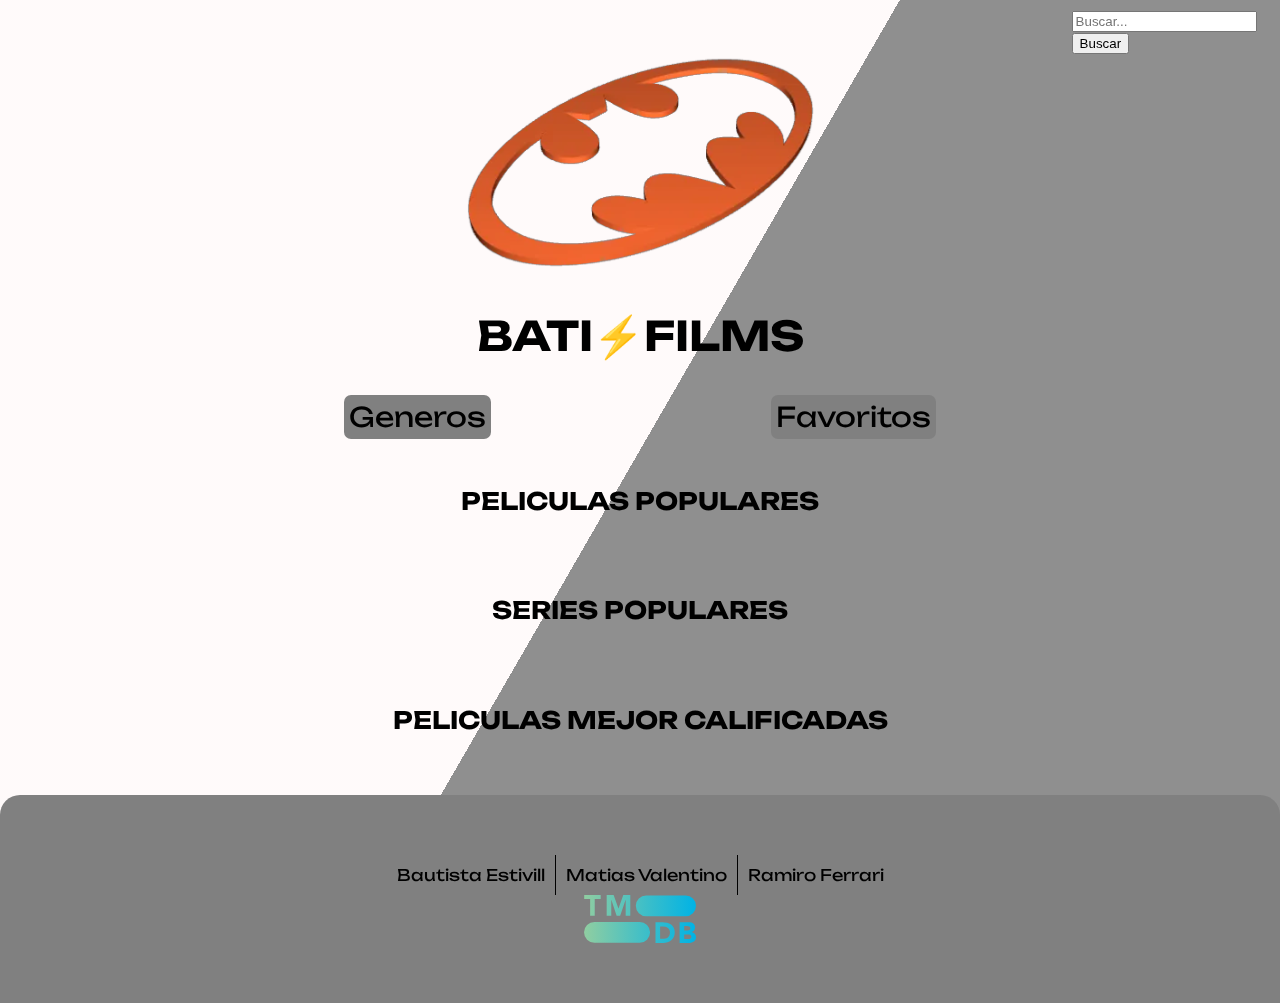
<file: Index.html>
<!DOCTYPE html>
<html lang="en">
<head>
    <meta charset="UTF-8">
    <meta name="viewport" content="width=device-width, initial-scale=1.0">
    <title>Document</title>


    <link href="CSS/styles.css" rel="stylesheet"> <!--ESTO LINKEA EL CSS CON EL HTML-->


    <link rel="preconnect" href="https://fonts.googleapis.com">
    <link rel="preconnect" href="https://fonts.gstatic.com" crossorigin>
    <link href="https://fonts.googleapis.com/css2?family=Unbounded:wght@900&display=swap" rel="stylesheet"> <!--ESTO SON LAS LETRAS-->


    <div class="bg"></div>
    <div class="bg bg2"></div>
    <div class="bg bg3"></div>
    <div class="content"> <!--ESTO HACE LO DEL FONDO-->
    </div>


</head>
<body class="paginaPrincipal">


    <div class="searchbar">
        <form class="formulario" action="search-results.html" method="get">
            <input type="text" name="buscar" id="" value="" placeholder="Buscar...">
            <button type="submit">Buscar</button>
        </form>
    </div>


        <header class="nombrePagina">
            <main class="banner">
                    <a link href="Index.html"><img class="logo" src="./Images/logo bati.png"></a>
                <h2>BATI<spam>⚡</spam>FILMS</h2>
                <section class="menu">
                    <a class="opcionesMenu" href="genres.html">Generos</a>
                    <a class="opcionesMenu" href="favorites.html">Favoritos</a>
                </section>
            </main>
        </header>


        <h2 class="infoTitulos">PELICULAS POPULARES</h2>
       
        <section class="favoritosOrganizado">    


            <article class="matirulo">
            </article>


        </section>
   
        <h2 class="infoTitulos">SERIES POPULARES</h2>
       
        <section class="favoritosOrganizado">    


            <article class="matirulo seriesPop">
                <!--div class="favoritosPelis favoritosSeries">
                    <a link href="popularesSeries.html"><img src="./Images/vikingsfoto.webp" class="posterPelis"></a>
                    <h2>Vikings</h2>
                    <h2>03/03/2013</h2>
                    <a href="popularesSeries.html" class="linkPaginas">Más Información</a>
                    </div>-->
            </article>


            <!--article class="matirulo">
                <div class="favoritosPelis">
                    <a link href="popularesSeries.html"><img src="./Images/Houseofcards.jpg" class="posterPelis"></a>
                    <h2>House of Cards</h2>
                    <h2>01/02/2013</h2>
                    <a href="popularesSeries.html" class="linkPaginas">Más Información</a>
                </div>
            </article>


            <article class="matirulo">
                <div class="favoritosPelis">
                    <a link href="popularesSeries.html"><img src="./Images/chernobylposter.jpg" class="posterPelis"></a>
                    <h2>Chernobyl</h2>
                    <h2>06/04/2019</h2>
                    <a href="popularesSeries.html" class="linkPaginas">Más Información</a>
                </div>
            </article>


            <article class="matirulo">
                <div class="favoritosPelis">
                    <a link href="popularesSeries.html"><img src="./Images/darkposter.jpg" class="posterPelis"></a>
                    <h2>Dark</h2>
                    <h2>01/12/2017</h2>
                    <a href="popularesSeries.html" class="linkPaginas">Más Información</a>
                </div>
            </article>


            <article class="matirulo">
                <div class="favoritosPelis">
                    <a link href="popularesSeries.html"><img src="./Images/lostposter.jpg" class="posterPelis"></a>
                    <h2>Lost</h2>
                    <h2>22/09/2004</h2>
                    <a href="popularesSeries.html" class="linkPaginas">Más Información</a>
                </div>
            </article>-->


        </section>


        <h2 class="infoTitulos"> PELICULAS MEJOR CALIFICADAS</h2>


        <section class="favoritosOrganizado">    


            <article class="matirulo mejorRate">
                <!--div class="favoritosPelis bestRate">
                    <a link href="series.html"><img src="./Images/thesimpsons.jpg" class="posterPelis"></a>
                    <h2>The Simpsons</h2>
                    <h2>17/12/1989</h2>
                    <a href="series.html" class="linkPaginas">Más Información</a>
                </div>-->
            </article>


            <!--article class="matirulo">
                <div class="favoritosPelis">
                    <a link href="series.html"><img src="./Images/bettersaulposter.jpg" class="posterPelis"></a>
                    <h2>Better Call Saul</h2>
                    <h2>08/02/2015</h2>
                    <a href="series.html" class="linkPaginas">Más Información</a>
                </div>
            </article>


            <article class="matirulo">
                <div class="favoritosPelis">
                    <a link href="series.html"><img src="./Images/brbad.webp" class="posterPelis"></a>
                    <h2>Breaking Bad</h2>
                    <h2>20/01/2008</h2>
                    <a href="series.html" class="linkPaginas">Más Información</a>
                </div>
            </article>


            <article class="matirulo">
                <div class="favoritosPelis">
                    <a link href="series.html"><img src="./Images/suitsposter.jpg" class="posterPelis"></a>
                    <h2>Suits</h2>
                    <h2>23/06/2011</h2>
                    <a href="series.html" class="linkPaginas">Más Información</a>
                </div>
            </article>


            <article class="matirulo">
                <div class="favoritosPelis">
                    <a link href="series.html"><img src="./Images/sopranosposter.jpg" class="posterPelis"></a>
                    <h2>The Sopranos</h2>
                    <h2>10/01/1999</h2>
                    <a href="series.html" class="linkPaginas">Más Información</a>
                </div>
            </article>-->


        </section>


        <footer class="footer">
            <nav>
                <section class="footer">
                    <div class="itemFooter"><a class="textoFooter">Bautista Estivill</a></div>
                    <div class="itemFooter"><a class="textoFooter">Matias Valentino</a></div>
                    <div class="itemFooter1"><a class="textoFooter">Ramiro Ferrari</a></div>
                    <img src="./Images/tmdb.svg">
                </section>
            </nav>                
        </footer>
    <script src="./JS/index.js"></script>
</body>
</html>
</file>
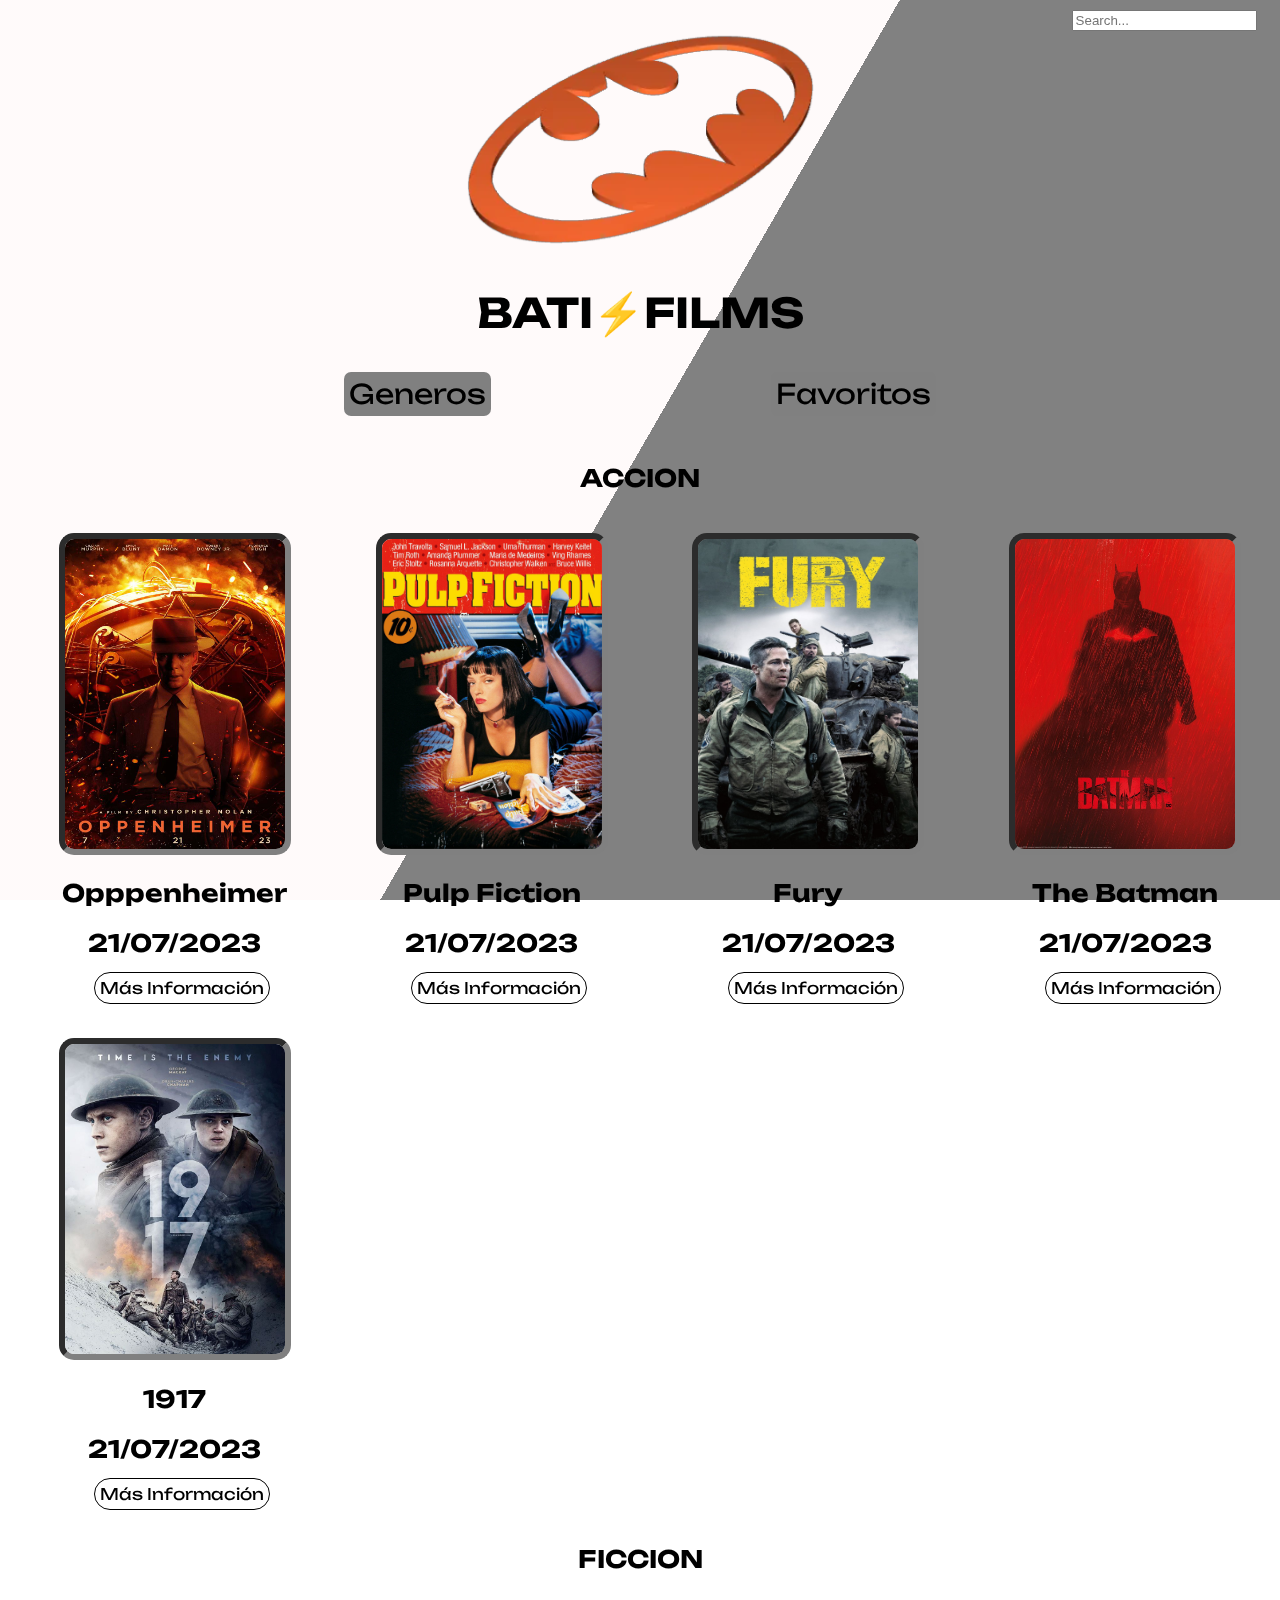
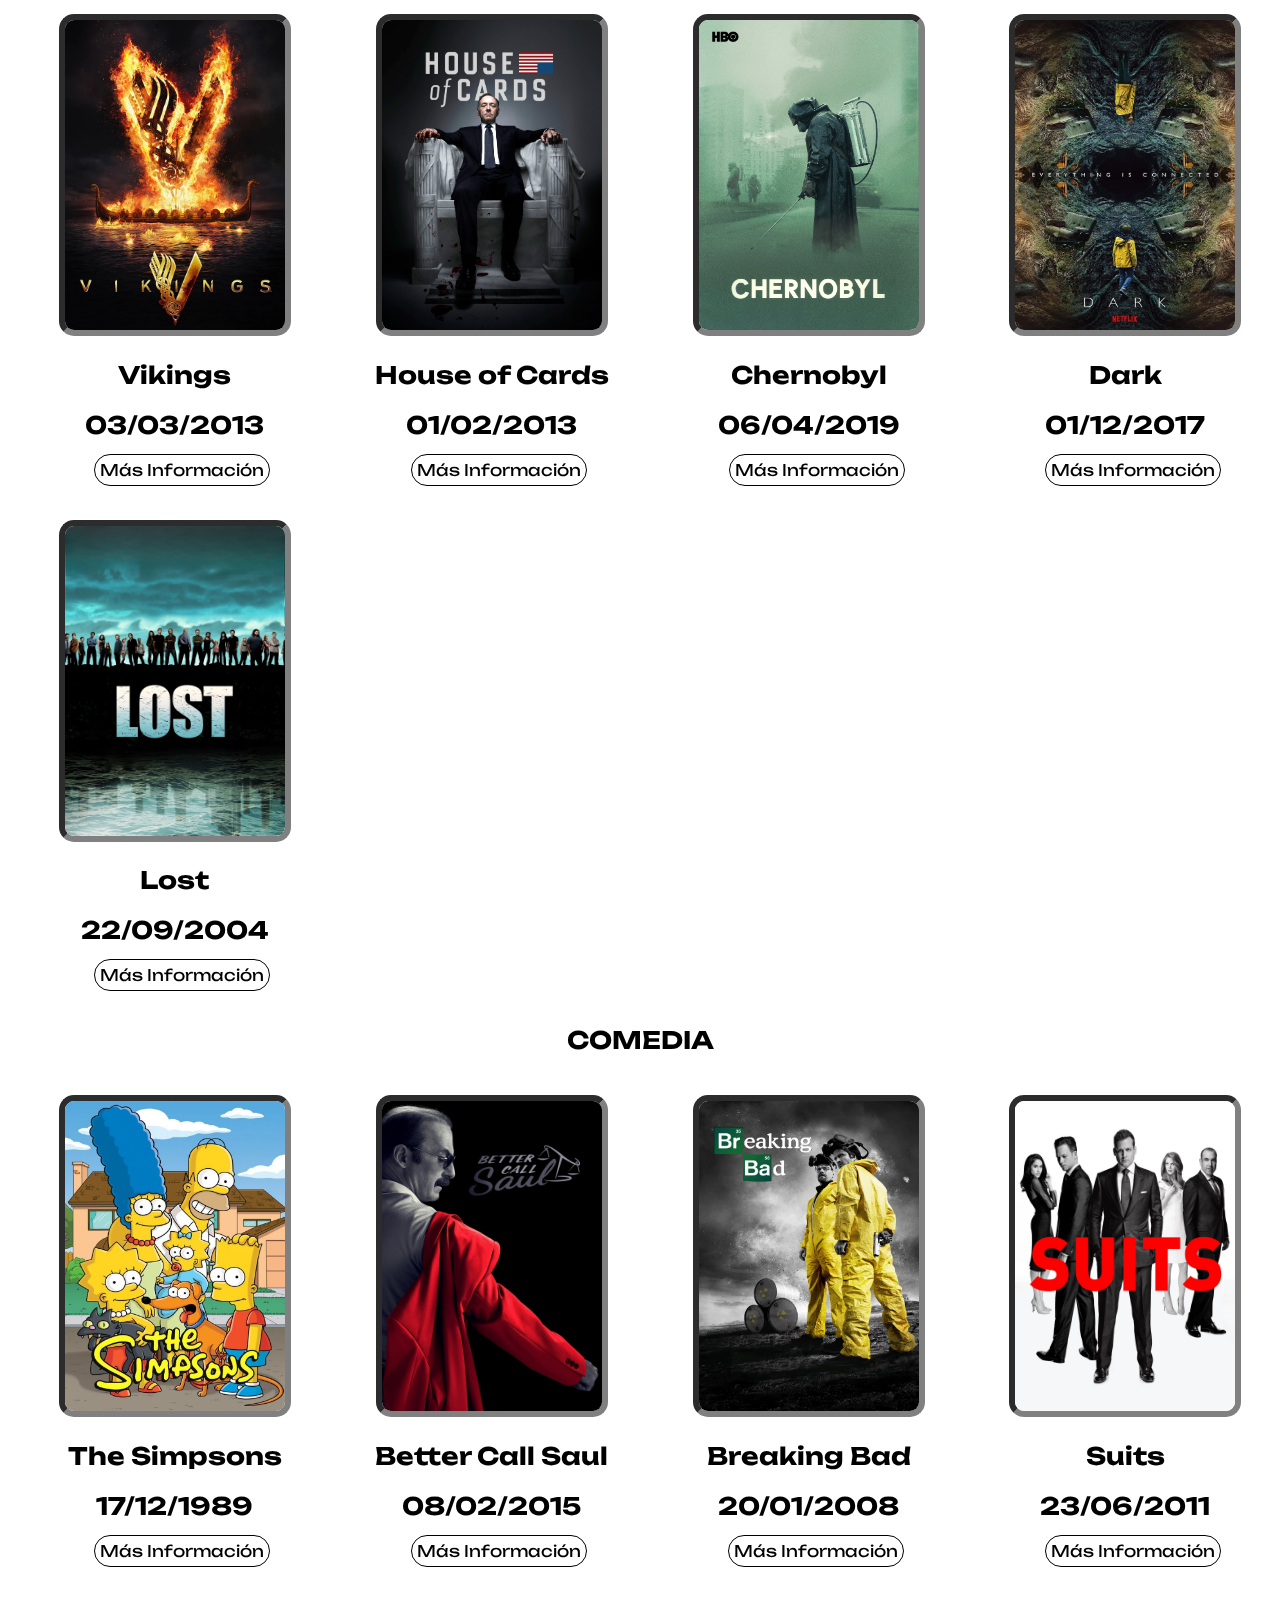
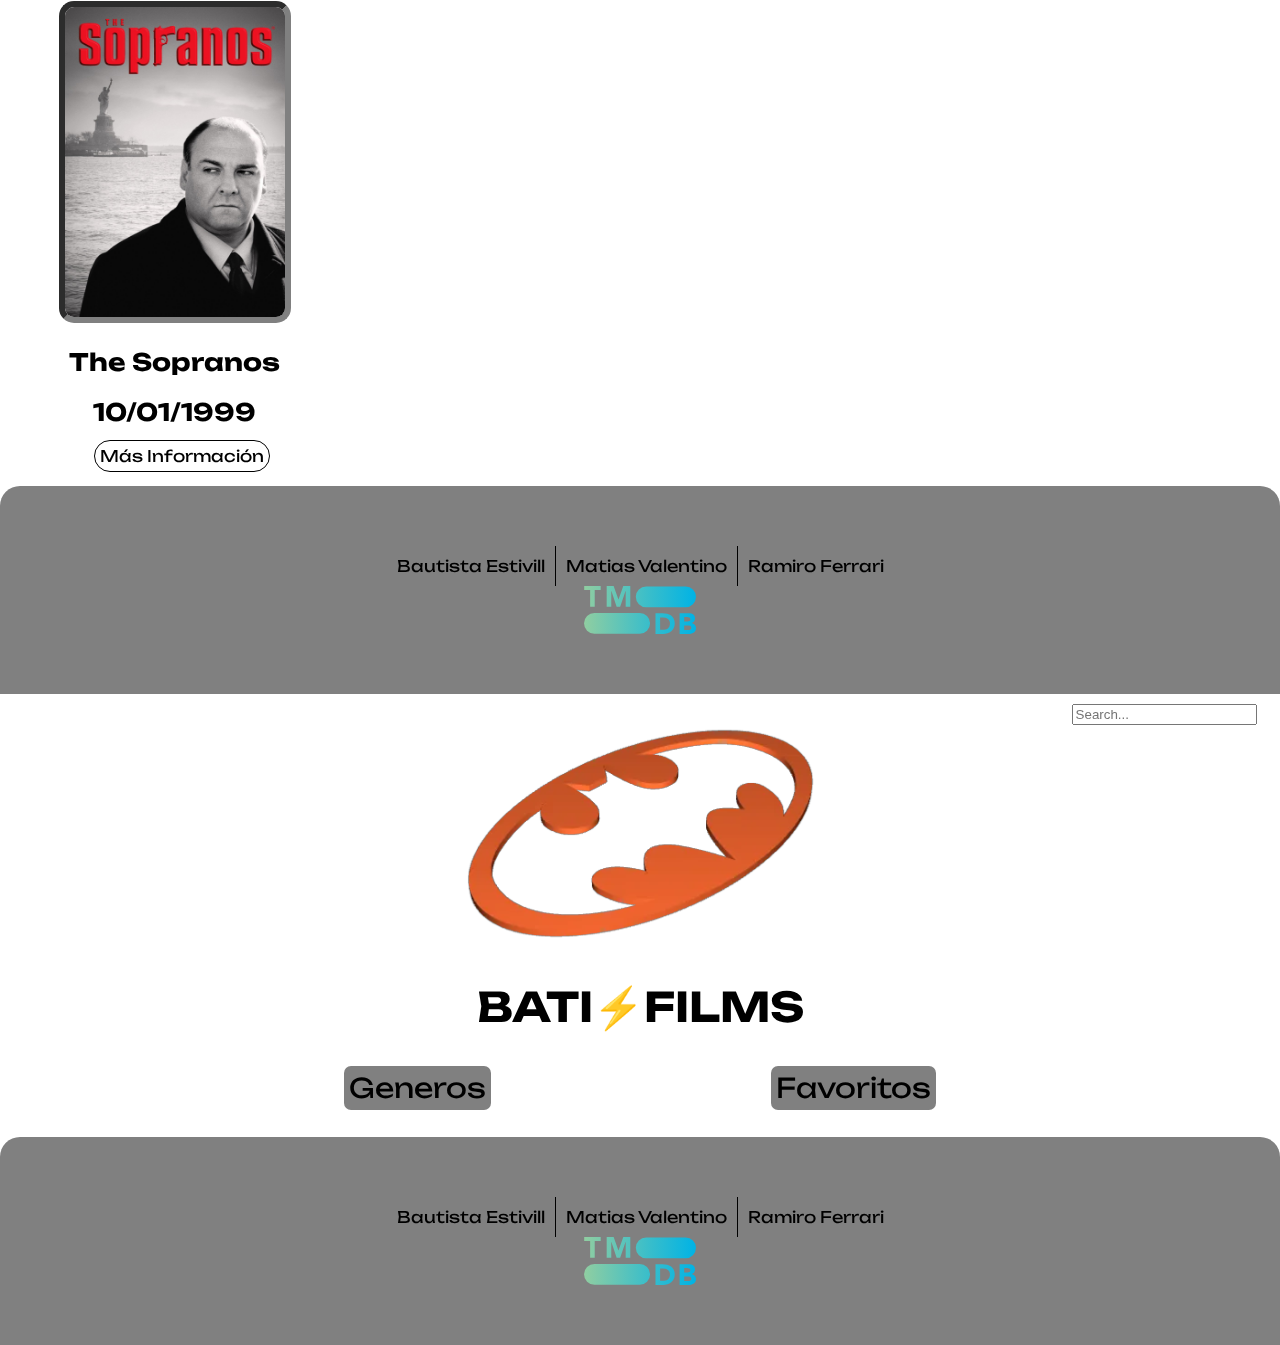
<file: details-genres.html>
<!DOCTYPE html>
<html lang="en">
<head>
    <meta charset="UTF-8">
    <meta name="viewport" content="width=device-width, initial-scale=1.0">
    <title>Document</title>
    <link href="CSS/styles.css" rel="stylesheet"> <!--ESTO LINKEA EL CSS CON EL HTML-->
   
    <link rel="preconnect" href="https://fonts.googleapis.com">
    <link rel="preconnect" href="https://fonts.gstatic.com" crossorigin>
    <link href="https://fonts.googleapis.com/css2?family=Unbounded:wght@900&display=swap" rel="stylesheet"> <!--ESTO SON LAS LETRAS-->


    <div class="bg"></div>
    <div class="bg bg2"></div>
    <div class="bg bg3"></div>
    <div class="content"> <!--ESTO HACE LO DEL FONDO-->
    </div>


</head>
<body class="paginaPrincipal">


    <div class="searchbar">
        <input type="text" placeholder="Search...">
    </div>


        <header class="nombrePagina">
            <main class="banner">
                <a link href="index.html"><img class="logo" src="./Images/logo bati.png"></a>
                <h2>BATI<spam>⚡</spam>FILMS</h2>
                <section class="menu">
                    <a class="opcionesMenu" href="genres.html">Generos</a>
                    <a class="opcionesMenu" href="favorites.html">Favoritos</a>
                </section>
            </main>
        </header>
        <h2 class="infoTitulos">ACCION</h2>
       
        <section class="favoritosOrganizado">    


            <article class="matirulo">
                <div class="favoritosPelis">
                    <a link href="peliculas.html"><img src="./Images/Oppenheimer-2023-movie-poster.jpg" class="posterPelis"></a>
                    <h2>Opppenheimer</h2>
                    <h2>21/07/2023</h2>
                    <a href="peliculas.html" class="linkPaginas">Más Información</a>
                </div>
            </article>


            <article class="matirulo">
                <div class="favoritosPelis">
                    <a link href="peliculas.html"><img src="./Images/Pulp POSTER.jpg" class="posterPelis"></a>
                    <h2>Pulp Fiction</h2>
                    <h2>21/07/2023</h2>
                    <a href="peliculas.html" class="linkPaginas">Más Información</a>
                </div>
            </article>


            <article class="matirulo">
                <div class="favoritosPelis">
                    <a link href="peliculas.html"><img src="./Images/furyfoto.jpg" class="posterPelis"></a>
                    <h2>Fury</h2>
                    <h2>21/07/2023</h2>
                    <a href="peliculas.html" class="linkPaginas">Más Información</a>
                </div>
            </article>


            <article class="matirulo">
                <div class="favoritosPelis">
                    <a link href="peliculas.html"><img src="./Images/the-batman-2022-i122127.jpg" class="posterPelis"></a>
                    <h2>The Batman</h2>
                    <h2>21/07/2023</h2>
                    <a href="peliculas.html" class="linkPaginas">Más Información</a>
                </div>
            </article>


            <article class="matirulo">
                <div class="favoritosPelis">
                    <a link href="peliculas.html"><img src="./Images/1917poster.jpg" class="posterPelis"></a>
                    <h2>1917</h2>
                    <h2>21/07/2023</h2>
                    <a href="peliculas.html" class="linkPaginas">Más Información</a>
                </div>
            </article>


        </section>
   
        <h2 class="infoTitulos">FICCION</h2>
       
        <section class="favoritosOrganizado">    


            <article class="matirulo">
                    <div class="favoritosPelis">
                        <a link href="popularesSeries.html"><img src="./Images/vikingsfoto.webp" class="posterPelis"></a>
                        <h2>Vikings</h2>
                        <h2>03/03/2013</h2>
                        <a href="peliculas.html" class="linkPaginas">Más Información</a>
                    </div>
            </article>


            <article class="matirulo">
                <div class="favoritosPelis">
                    <a link href="popularesSeries.html"><img src="./Images/Houseofcards.jpg" class="posterPelis"></a>
                    <h2>House of Cards</h2>
                    <h2>01/02/2013</h2>
                    <a href="peliculas.html" class="linkPaginas">Más Información</a>
                </div>
            </article>


            <article class="matirulo">
                <div class="favoritosPelis">
                    <a link href="popularesSeries.html"><img src="./Images/chernobylposter.jpg" class="posterPelis"></a>
                    <h2>Chernobyl</h2>
                    <h2>06/04/2019</h2>
                    <a href="peliculas.html" class="linkPaginas">Más Información</a>
                </div>
            </article>


            <article class="matirulo">
                <div class="favoritosPelis">
                    <a link href="popularesSeries.html"><img src="./Images/darkposter.jpg" class="posterPelis"></a>
                    <h2>Dark</h2>
                    <h2>01/12/2017</h2>
                    <a href="peliculas.html" class="linkPaginas">Más Información</a>
                </div>
            </article>


            <article class="matirulo">
                <div class="favoritosPelis">
                    <a link href="popularesSeries.html"><img src="./Images/lostposter.jpg" class="posterPelis"></a>
                    <h2>Lost</h2>
                    <h2>22/09/2004</h2>
                    <a href="peliculas.html" class="linkPaginas">Más Información</a>
                </div>
            </article>


        </section>


        <h2 class="infoTitulos"> COMEDIA</h2>


        <section class="favoritosOrganizado">    


            <article class="matirulo">
                    <div class="favoritosPelis">
                        <a link href="series.html"><img src="./Images/thesimpsons.jpg" class="posterPelis"></a>
                        <h2>The Simpsons</h2>
                        <h2>17/12/1989</h2>
                        <a href="peliculas.html" class="linkPaginas">Más Información</a>
                    </div>
            </article>


            <article class="matirulo">
                <div class="favoritosPelis">
                    <a link href="series.html"><img src="./Images/bettersaulposter.jpg" class="posterPelis"></a>
                    <h2>Better Call Saul</h2>
                    <h2>08/02/2015</h2>
                    <a href="peliculas.html" class="linkPaginas">Más Información</a>
                </div>
            </article>


            <article class="matirulo">
                <div class="favoritosPelis">
                    <a link href="series.html"><img src="./Images/brbad.webp" class="posterPelis"></a>
                    <h2>Breaking Bad</h2>
                    <h2>20/01/2008</h2>
                    <a href="peliculas.html" class="linkPaginas">Más Información</a>
                </div>
            </article>


            <article class="matirulo">
                <div class="favoritosPelis">
                    <a link href="series.html"><img src="./Images/suitsposter.jpg" class="posterPelis"></a>
                    <h2>Suits</h2>
                    <h2>23/06/2011</h2>
                    <a href="peliculas.html" class="linkPaginas">Más Información</a>
                </div>
            </article>


            <article class="matirulo">
                <div class="favoritosPelis">
                    <a link href="series.html"><img src="./Images/sopranosposter.jpg" class="posterPelis"></a>
                    <h2>The Sopranos</h2>
                    <h2>10/01/1999</h2>
                    <a href="peliculas.html" class="linkPaginas">Más Información</a>
                </div>
            </article>


        </section>


        <footer class="footer">
            <nav>
                <section class="footer">
                    <div class="itemFooter"><a class="textoFooter">Bautista Estivill</a></div>
                    <div class="itemFooter"><a class="textoFooter">Matias Valentino</a></div>
                    <div class="itemFooter1"><a class="textoFooter">Ramiro Ferrari</a></div>
                    <img src="./Images/tmdb.svg">
                </section>
            </nav>                
        </footer>


</body>
</html>
<!DOCTYPE html>
<html lang="en">
<head>
    <meta charset="UTF-8">
    <meta name="viewport" content="width=device-width, initial-scale=1.0">
    <title>Document</title>
    <link href="CSS/styles.css" rel="stylesheet"> <!--ESTO LINKEA EL CSS CON EL HTML-->
   
    <link rel="preconnect" href="https://fonts.googleapis.com">
    <link rel="preconnect" href="https://fonts.gstatic.com" crossorigin>
    <link href="https://fonts.googleapis.com/css2?family=Unbounded:wght@900&display=swap" rel="stylesheet"> <!--ESTO SON LAS LETRAS-->


    <div class="bg"></div>
    <div class="bg bg2"></div>
    <div class="bg bg3"></div>
    <div class="content"> <!--ESTO HACE LO DEL FONDO-->
    </div>


</head>
<body class="paginaPrincipal">


    <div class="searchbar">
        <input type="text" placeholder="Search...">
    </div>


        <header class="nombrePagina">
            <main class="banner">
                <a link href="index.html"><img class="logo" src="./Images/logo bati.png"></a>
                <h2>BATI<spam>⚡</spam>FILMS</h2>
                <section class="menu">
                    <a class="opcionesMenu" href="genres.html">Generos</a>
                    <a class="opcionesMenu" href="favorites.html">Favoritos</a>
                </section>
            </main>
        </header>
        <!--h2 class="infoTitulos">ACCION</h2>-->
       
        <section class="favoritosOrganizado">    


            <!--article class="matirulo">
                <div class="favoritosPelis">
                    <a link href="peliculas.html"><img src="./Images/Oppenheimer-2023-movie-poster.jpg" class="posterPelis"></a>
                    <h2>Opppenheimer</h2>
                    <h2>21/07/2023</h2>
                    <a href="peliculas.html" class="linkPaginas">Más Información</a>
                </div>
            </article>


            <article class="matirulo">
                <div class="favoritosPelis">
                    <a link href="peliculas.html"><img src="./Images/Pulp POSTER.jpg" class="posterPelis"></a>
                    <h2>Pulp Fiction</h2>
                    <h2>21/07/2023</h2>
                    <a href="peliculas.html" class="linkPaginas">Más Información</a>
                </div>
            </article>


            <article class="matirulo">
                <div class="favoritosPelis">
                    <a link href="peliculas.html"><img src="./Images/furyfoto.jpg" class="posterPelis"></a>
                    <h2>Fury</h2>
                    <h2>21/07/2023</h2>
                    <a href="peliculas.html" class="linkPaginas">Más Información</a>
                </div>
            </article>


            <article class="matirulo">
                <div class="favoritosPelis">
                    <a link href="peliculas.html"><img src="./Images/the-batman-2022-i122127.jpg" class="posterPelis"></a>
                    <h2>The Batman</h2>
                    <h2>21/07/2023</h2>
                    <a href="peliculas.html" class="linkPaginas">Más Información</a>
                </div>
            </article>


            <article class="matirulo">
                <div class="favoritosPelis">
                    <a link href="peliculas.html"><img src="./Images/1917poster.jpg" class="posterPelis"></a>
                    <h2>1917</h2>
                    <h2>21/07/2023</h2>
                    <a href="peliculas.html" class="linkPaginas">Más Información</a>
                </div>
            </article>


        </section>
   
        <h2 class="infoTitulos">FICCION</h2>
       
        <section class="favoritosOrganizado">    


            <article class="matirulo">
                    <div class="favoritosPelis">
                        <a link href="popularesSeries.html"><img src="./Images/vikingsfoto.webp" class="posterPelis"></a>
                        <h2>Vikings</h2>
                        <h2>03/03/2013</h2>
                        <a href="peliculas.html" class="linkPaginas">Más Información</a>
                    </div>
            </article>


            <article class="matirulo">
                <div class="favoritosPelis">
                    <a link href="popularesSeries.html"><img src="./Images/Houseofcards.jpg" class="posterPelis"></a>
                    <h2>House of Cards</h2>
                    <h2>01/02/2013</h2>
                    <a href="peliculas.html" class="linkPaginas">Más Información</a>
                </div>
            </article>


            <article class="matirulo">
                <div class="favoritosPelis">
                    <a link href="popularesSeries.html"><img src="./Images/chernobylposter.jpg" class="posterPelis"></a>
                    <h2>Chernobyl</h2>
                    <h2>06/04/2019</h2>
                    <a href="peliculas.html" class="linkPaginas">Más Información</a>
                </div>
            </article>


            <article class="matirulo">
                <div class="favoritosPelis">
                    <a link href="popularesSeries.html"><img src="./Images/darkposter.jpg" class="posterPelis"></a>
                    <h2>Dark</h2>
                    <h2>01/12/2017</h2>
                    <a href="peliculas.html" class="linkPaginas">Más Información</a>
                </div>
            </article>


            <article class="matirulo">
                <div class="favoritosPelis">
                    <a link href="popularesSeries.html"><img src="./Images/lostposter.jpg" class="posterPelis"></a>
                    <h2>Lost</h2>
                    <h2>22/09/2004</h2>
                    <a href="peliculas.html" class="linkPaginas">Más Información</a>
                </div>
            </article>


        </section>


        <h2 class="infoTitulos"> COMEDIA</h2>


        <section class="favoritosOrganizado">    


            <article class="matirulo">
                    <div class="favoritosPelis">
                        <a link href="series.html"><img src="./Images/thesimpsons.jpg" class="posterPelis"></a>
                        <h2>The Simpsons</h2>
                        <h2>17/12/1989</h2>
                        <a href="peliculas.html" class="linkPaginas">Más Información</a>
                    </div>
            </article>


            <article class="matirulo">
                <div class="favoritosPelis">
                    <a link href="series.html"><img src="./Images/bettersaulposter.jpg" class="posterPelis"></a>
                    <h2>Better Call Saul</h2>
                    <h2>08/02/2015</h2>
                    <a href="peliculas.html" class="linkPaginas">Más Información</a>
                </div>
            </article>


            <article class="matirulo">
                <div class="favoritosPelis">
                    <a link href="series.html"><img src="./Images/brbad.webp" class="posterPelis"></a>
                    <h2>Breaking Bad</h2>
                    <h2>20/01/2008</h2>
                    <a href="peliculas.html" class="linkPaginas">Más Información</a>
                </div>
            </article>


            <article class="matirulo">
                <div class="favoritosPelis">
                    <a link href="series.html"><img src="./Images/suitsposter.jpg" class="posterPelis"></a>
                    <h2>Suits</h2>
                    <h2>23/06/2011</h2>
                    <a href="peliculas.html" class="linkPaginas">Más Información</a>
                </div>
            </article>


            <article class="matirulo">
                <div class="favoritosPelis">
                    <a link href="series.html"><img src="./Images/sopranosposter.jpg" class="posterPelis"></a>
                    <h2>The Sopranos</h2>
                    <h2>10/01/1999</h2>
                    <a href="peliculas.html" class="linkPaginas">Más Información</a>
                </div>
            </article>-->


        </section>


        <footer class="footer">
            <nav>
                <section class="footer">
                    <div class="itemFooter"><a class="textoFooter">Bautista Estivill</a></div>
                    <div class="itemFooter"><a class="textoFooter">Matias Valentino</a></div>
                    <div class="itemFooter1"><a class="textoFooter">Ramiro Ferrari</a></div>
                    <img src="./Images/tmdb.svg">
                </section>
            </nav>                
        </footer>

        <script src="./JS/detGenres.js"></script>
</body>
</html>
</file>
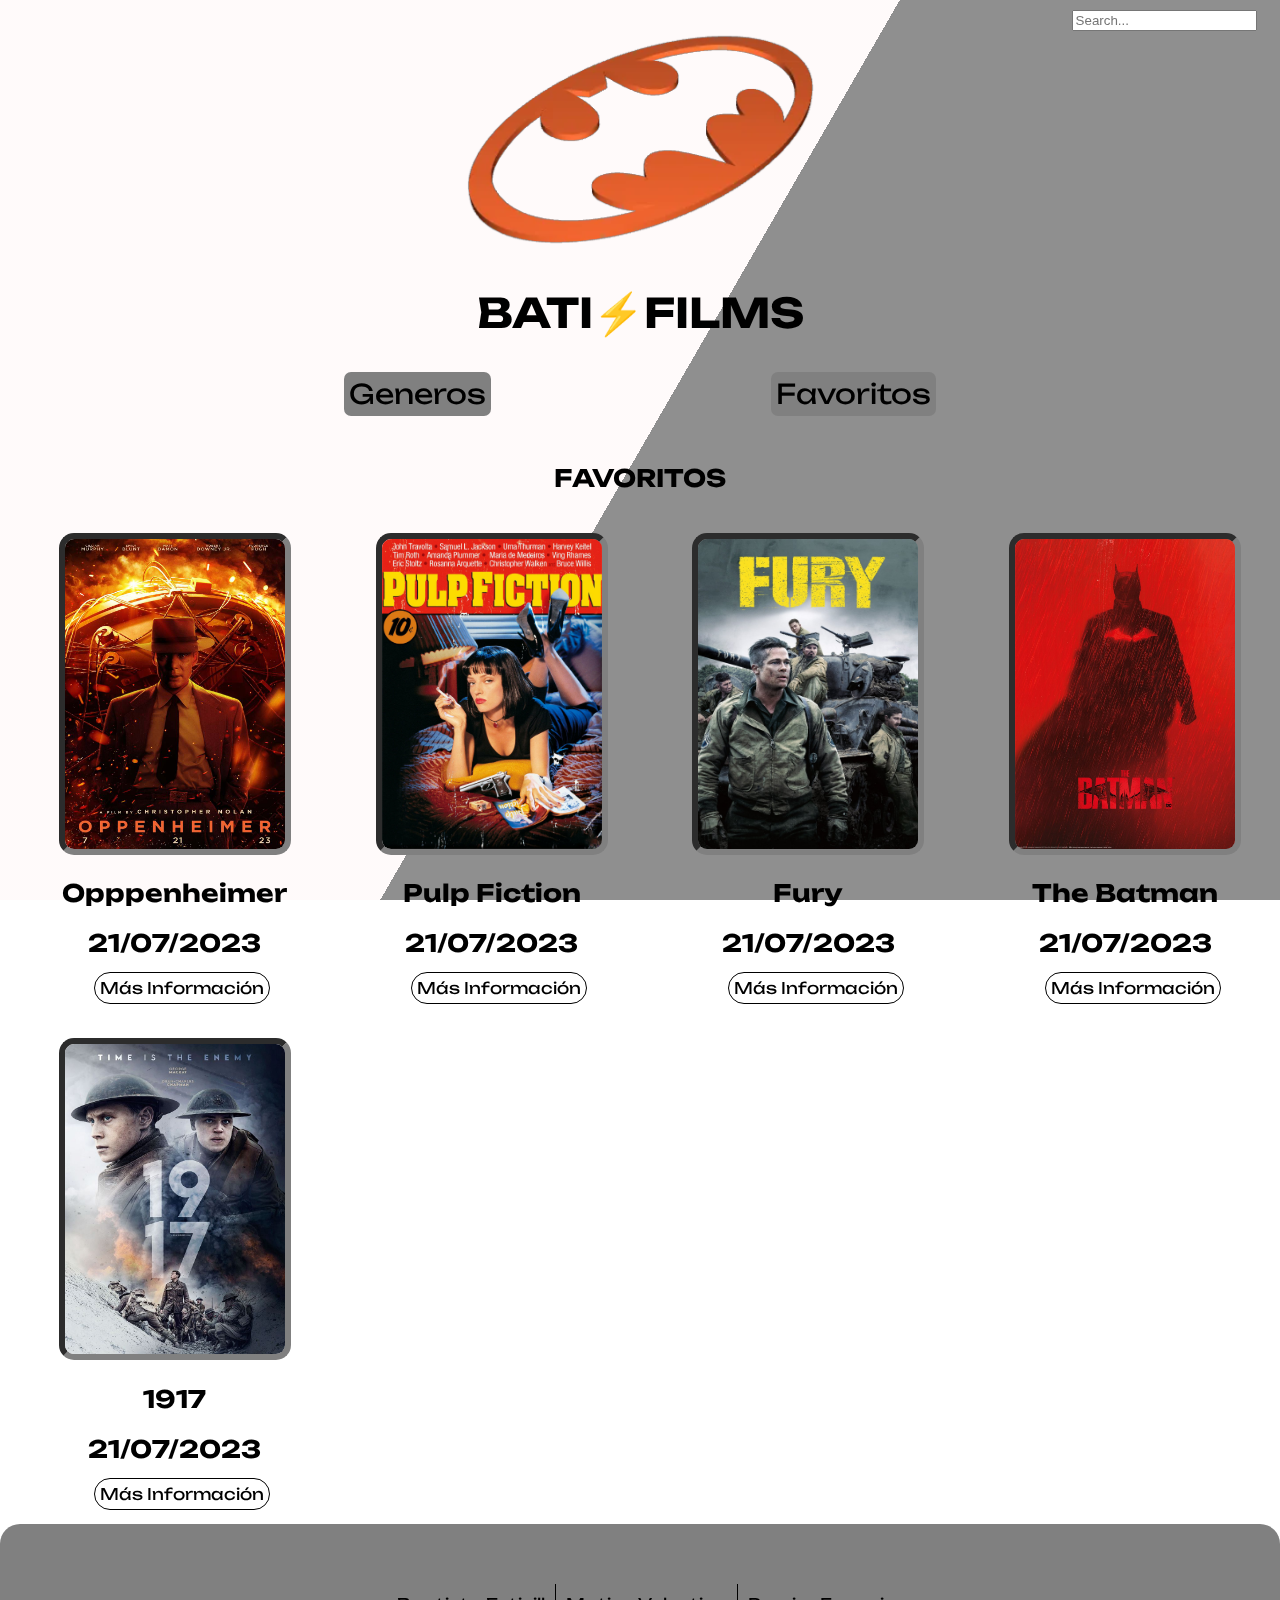
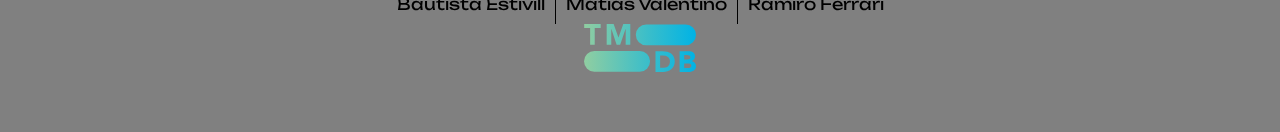
<file: favorites.html>
<!DOCTYPE html>
<html lang="en">
<head>
    <meta charset="UTF-8">
    <meta name="viewport" content="width=device-width, initial-scale=1.0">
    <title>Trabajo_Integrador</title>


    <link href="CSS/styles.css" rel="stylesheet"> <!--ESTO LINKEA EL CSS CON EL HTML-->


    <link rel="preconnect" href="https://fonts.googleapis.com">
    <link rel="preconnect" href="https://fonts.gstatic.com" crossorigin>
    <link href="https://fonts.googleapis.com/css2?family=Unbounded:wght@900&display=swap" rel="stylesheet"> <!--ESTO SON LAS LETRAS-->


    <div class="bg"></div>
    <div class="bg bg2"></div>
    <div class="bg bg3"></div>
    <div class="content"> <!--ESTO HACE LO DEL FONDO-->
    </div>


</head>
<body class="paginaPrincipal">
   
    <div class="searchbar">
        <input type="text" placeholder="Search...">
    </div>


        <header class="nombrePagina">
            <main class="banner">
                    <a link href="index.html"><img class="logo" src="./Images/logo bati.png"></a>
                <h2>BATI<spam>⚡</spam>FILMS</h2>
                <section class="menu">
                    <a class="opcionesMenu" href="genres.html">Generos</a>
                    <a class="opcionesMenu" href="favorites.html">Favoritos</a>
                </section>
            </main>
        </header>  


    <main>
       
        <h2 class="infoTitulos">FAVORITOS</h2>
       
        <section class="favoritosOrganizado">    


            <article class="matirulo">
                    <div class="favoritosPelis">
                        <a link href="peliculas.html"><img src="./Images/Oppenheimer-2023-movie-poster.jpg" class="posterPelis"></a>
                        <h2>Opppenheimer</h2>
                        <h2>21/07/2023</h2>
                        <a href="peliculas.html" class="linkPaginas">Más Información</a>
                    </div>
            </article>


            <article class="matirulo">
                <div class="favoritosPelis">
                    <a link href="peliculas.html"><img src="./Images/Pulp POSTER.jpg" class="posterPelis"></a>
                    <h2>Pulp Fiction</h2>
                    <h2>21/07/2023</h2>
                    <a href="peliculas.html" class="linkPaginas">Más Información</a>
                </div>
            </article>


            <article class="matirulo">
                <div class="favoritosPelis">
                    <a link href="peliculas.html"><img src="./Images/furyfoto.jpg" class="posterPelis"></a>
                    <h2>Fury</h2>
                    <h2>21/07/2023</h2>
                    <a href="peliculas.html" class="linkPaginas">Más Información</a>
                </div>
            </article>


            <article class="matirulo">
                <div class="favoritosPelis">
                    <a link href="peliculas.html"><img src="./Images/the-batman-2022-i122127.jpg" class="posterPelis"></a>
                    <h2>The Batman</h2>
                    <h2>21/07/2023</h2>
                    <a href="peliculas.html" class="linkPaginas">Más Información</a>
                </div>
            </article>


            <article class="matirulo">
                <div class="favoritosPelis">
                    <a link href="peliculas.html"><img src="./Images/1917poster.jpg" class="posterPelis"></a>
                    <h2>1917</h2>
                    <h2>21/07/2023</h2>
                    <a href="peliculas.html" class="linkPaginas">Más Información</a>
                </div>
            </article>


        </section>
    </main>


    <footer class="footer">
        <nav>
            <section class="footer">
                <div class="itemFooter"><a class="textoFooter">Bautista Estivill</a></div>
                <div class="itemFooter"><a class="textoFooter">Matias Valentino</a></div>
                <div class="itemFooter1"><a class="textoFooter">Ramiro Ferrari</a></div>
                <img src="./Images/tmdb.svg">
            </section>
        </nav>                
    </footer>


</body>
</html>
</file>
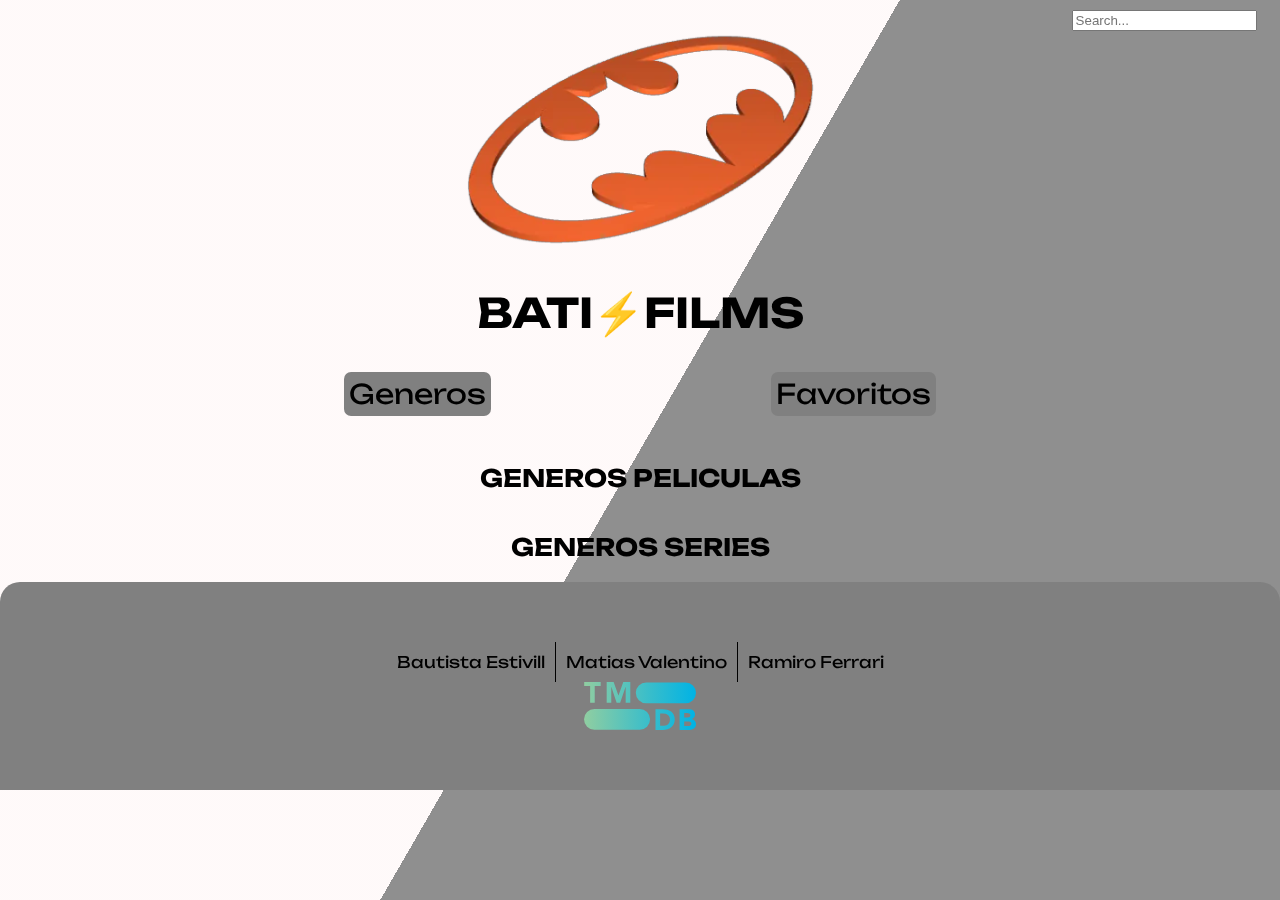
<file: genres.html>
<!DOCTYPE html>
<html lang="en">
<head>
    <meta charset="UTF-8">
    <meta name="viewport" content="width=device-width, initial-scale=1.0">
    <title>Document</title>
    <link href="CSS/styles.css" rel="stylesheet"> <!--ESTO LINKEA EL CSS CON EL HTML-->


    <link rel="preconnect" href="https://fonts.googleapis.com">
    <link rel="preconnect" href="https://fonts.gstatic.com" crossorigin>
    <link href="https://fonts.googleapis.com/css2?family=Unbounded:wght@900&display=swap" rel="stylesheet"> <!--ESTO SON LAS LETRAS-->


    <div class="bg"></div>
    <div class="bg bg2"></div>
    <div class="bg bg3"></div>
    <div class="content"> <!--ESTO HACE LO DEL FONDO-->
    </div>
</head>
<body class="paginaPrincipal">


    <div class="searchbar">
        <input type="text" placeholder="Search...">
    </div>


        <header class="nombrePagina">
            <main class="banner">
                <a link href="index.html"><img class="logo" src="./Images/logo bati.png"></a>
                <h2>BATI<spam>⚡</spam>FILMS</h2>
                                <section class="menu">
                    <a class="opcionesMenu" href="genres.html">Generos</a>
                    <a class="opcionesMenu" href="favorites.html">Favoritos</a>
                </section>
            </main>
        </header>
        <h2>GENEROS PELICULAS</h2>
        <section class="generosPadre">
            <!--div class="generosPadre">-->
                <!--a class="generosHijo" href="details-genres.html">Romance</a>
                <a class="generosHijo" href="details-genres.html">Comedia</a>
                <a class="generosHijo" href="details-genres.html">Acción</a>
                <a class="generosHijo" href="details-genres.html">Terror</a>
                <a class="generosHijo" href="details-genres.html">Suspenso</a>
                <a class="generosHijo" href="details-genres.html">Ficción</a>
                <a class="generosHijo">Favoritos</a>
            </div>-->
        </section>

        <h2>GENEROS SERIES</h2>
        <section class="generosPadre GeSeries">
            
            <!--div class="generosPadre">-->
                <!--a class="generosHijo" href="details-genres.html">Romance</a>
                <a class="generosHijo" href="details-genres.html">Comedia</a>
                <a class="generosHijo" href="details-genres.html">Acción</a>
                <a class="generosHijo" href="details-genres.html">Terror</a>
                <a class="generosHijo" href="details-genres.html">Suspenso</a>
                <a class="generosHijo" href="details-genres.html">Ficción</a>
                <a class="generosHijo">Favoritos</a>
            </div>-->
        </section>
   
        <footer class="footer">
            <nav>
                <section class="footer">
                    <div class="itemFooter"><a class="textoFooter">Bautista Estivill</a></div>
                    <div class="itemFooter"><a class="textoFooter">Matias Valentino</a></div>
                    <div class="itemFooter1"><a class="textoFooter">Ramiro Ferrari</a></div>
                    <img src="./Images/tmdb.svg">
                </section>
            </nav>                
        </footer>
        <script src="./JS/genres.js"></script>
</body>
</html>
</file>
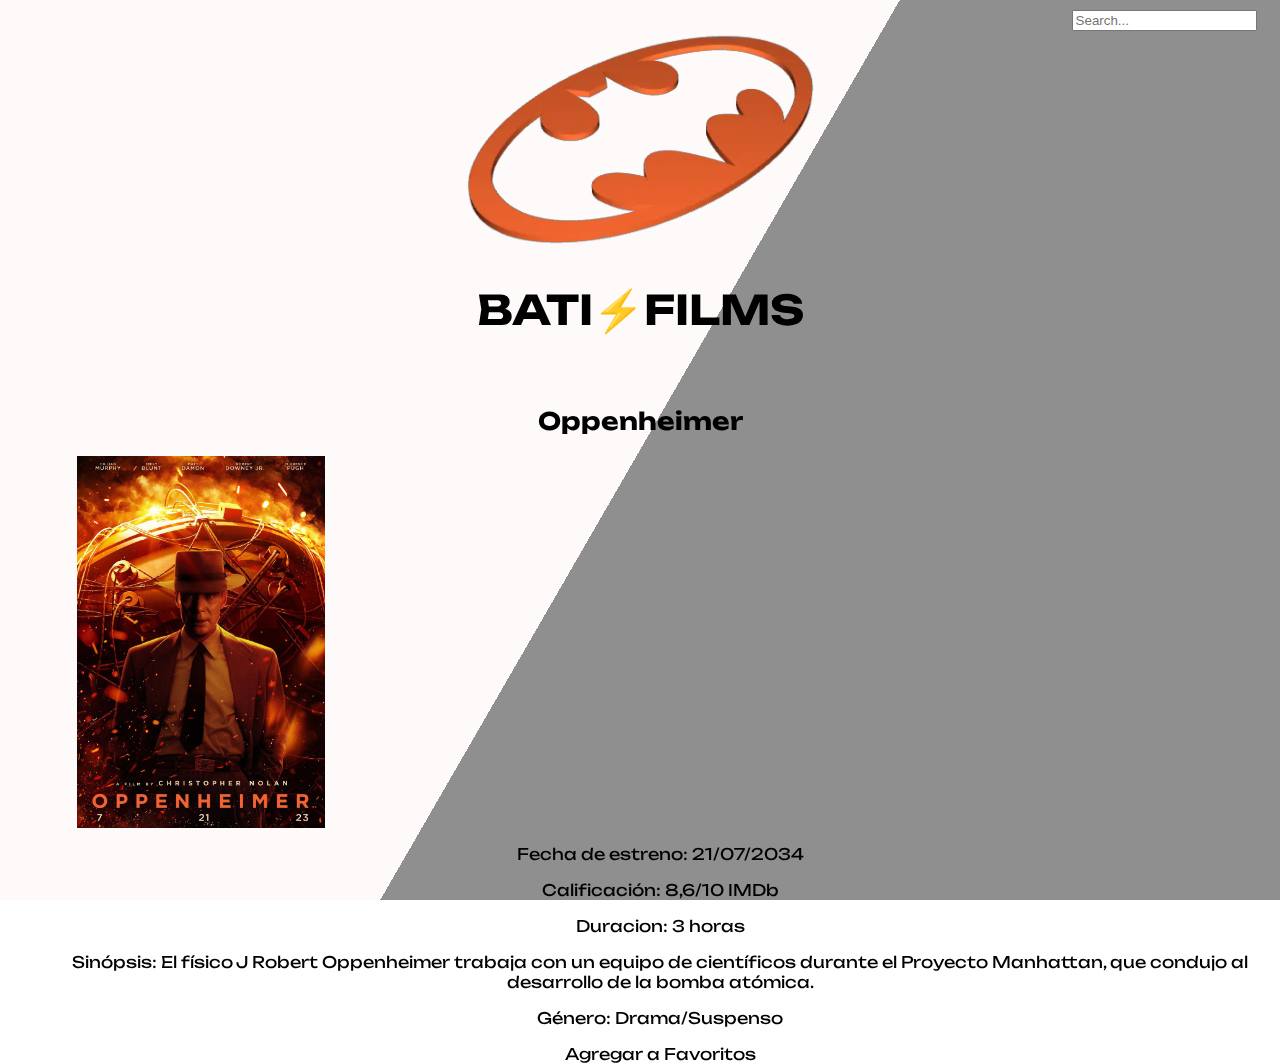
<file: oppenheimer.html>
<!DOCTYPE html>
<html lang="en">
<head>
    <meta charset="UTF-8">
    <meta name="viewport" content="width=device-width, initial-scale=1.0">
    <title>Document</title>

    <link href="CSS/styles.css" rel="stylesheet"> <!--ESTO LINKEA EL CSS CON EL HTML-->

    <link rel="preconnect" href="https://fonts.googleapis.com">
    <link rel="preconnect" href="https://fonts.gstatic.com" crossorigin>
    <link href="https://fonts.googleapis.com/css2?family=Unbounded:wght@900&display=swap" rel="stylesheet"> <!--ESTO SON LAS LETRAS-->

    <div class="bg"></div>
    <div class="bg bg2"></div>
    <div class="bg bg3"></div>
    <div class="content"> <!--ESTO HACE LO DEL FONDO-->
    </div>

</head>
<body class="paginaPrincipal">
    <div class="searchbar">
        <input type="text" placeholder="Search...">
    </div>

<main class="banner">

    <img src="./Images/logo bati.png">

        <header class="nombrePagina">
        <h2>BATI<spam>⚡</spam>FILMS</h2>
        </header>  

        <main>
            <h2>Oppenheimer</h2>
            <ul class="oppenheimerPagina">
                
                <li><img src="./Images/Oppenheimer-2023-movie-poster.jpg" class="fotoPaginaPelis"></li>
                <li><p class="fechasEstreno">Fecha de estreno: 21/07/2034</p>
                <p>Calificación: 8,6/10 IMDb</p>
                <p>Duracion: 3 horas</p>
                <p>Sinópsis: El físico J Robert Oppenheimer trabaja con un equipo de científicos durante el Proyecto Manhattan, que condujo al desarrollo de la bomba atómica. </p>
                <p>Género: Drama/Suspenso</p></li>
                <p>Agregar a Favoritos</p>
            </ul>
        </main>
    
</body>
</html>
</file>
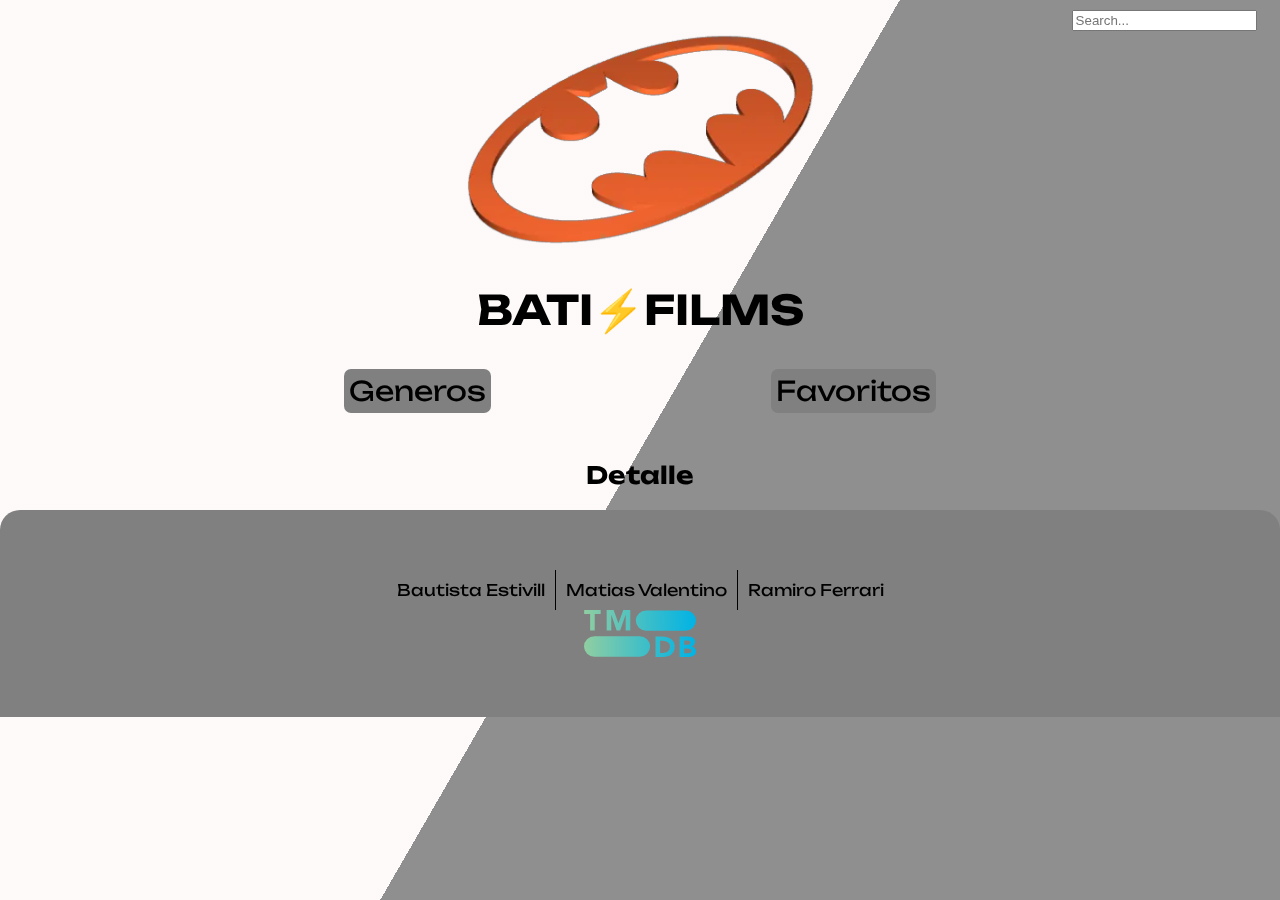
<file: peliculas.html>
<!DOCTYPE html>
<html lang="en">
<head>
    <meta charset="UTF-8">
    <meta name="viewport" content="width=device-width, initial-scale=1.0">
    <title>Document</title>


    <link href="CSS/styles.css" rel="stylesheet"> <!--ESTO LINKEA EL CSS CON EL HTML-->


    <link rel="preconnect" href="https://fonts.googleapis.com">
    <link rel="preconnect" href="https://fonts.gstatic.com" crossorigin>
    <link href="https://fonts.googleapis.com/css2?family=Unbounded:wght@900&display=swap" rel="stylesheet"> <!--ESTO SON LAS LETRAS-->


    <div class="bg"></div>
    <div class="bg bg2"></div>
    <div class="bg bg3"></div>
    <div class="content"> <!--ESTO HACE LO DEL FONDO-->
    </div>


</head>
<body class="paginaPrincipal">
    <div class="searchbar">
        <input type="text" placeholder="Search...">
    </div>


<main class="banner">


    <a link href="Index.html"><img src="./Images/logo bati.png" ></a>


        <header class="nombrePagina">
        <h2>BATI<spam>⚡</spam>FILMS</h2>
            <section class="menu">
                <a class="opcionesMenu" href="genres.html">Generos</a>
                <a class="opcionesMenu" href="favorites.html">Favoritos</a>
            </section>
        </header>  


        <main>
            <h2>Detalle</h2>
        </main>
        <section class="peliculasDetalle">


        </section>
        <footer class="footer">
            <nav>
                <section class="footer">
                    <div class="itemFooter"><a class="textoFooter">Bautista Estivill</a></div>
                    <div class="itemFooter"><a class="textoFooter">Matias Valentino</a></div>
                    <div class="itemFooter1"><a class="textoFooter">Ramiro Ferrari</a></div>
                    <img src="./Images/tmdb.svg">
                </section>
            </nav>                
        </footer>
    <script src="./JS/detPelis.js"></script>
</body>
</html>
</file>
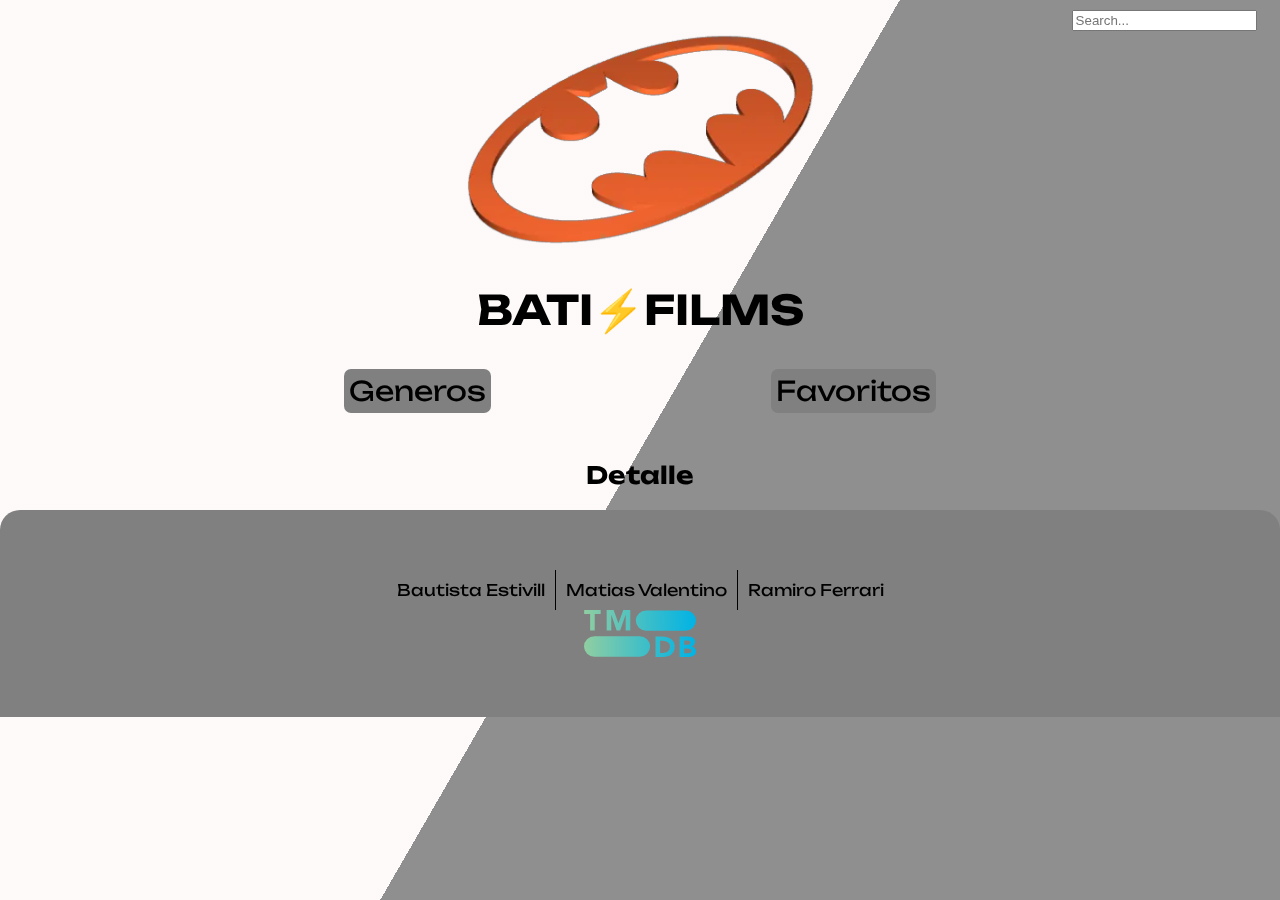
<file: popularesSeries.html>
<!DOCTYPE html>
<html lang="en">
<head>
    <meta charset="UTF-8">
    <meta name="viewport" content="width=device-width, initial-scale=1.0">
    <title>Document</title>
    <link href="CSS/styles.css" rel="stylesheet"> <!--ESTO LINKEA EL CSS CON EL HTML-->


    <link rel="preconnect" href="https://fonts.googleapis.com">
    <link rel="preconnect" href="https://fonts.gstatic.com" crossorigin>
    <link href="https://fonts.googleapis.com/css2?family=Unbounded:wght@900&display=swap" rel="stylesheet"> <!--ESTO SON LAS LETRAS-->


    <div class="bg"></div>
    <div class="bg bg2"></div>
    <div class="bg bg3"></div>
    <div class="content"> <!--ESTO HACE LO DEL FONDO-->
    </div>


</head>
<body>
    <body class="paginaPrincipal">
        <div class="searchbar">
            <input type="text" placeholder="Search...">
        </div>
   
    <main class="banner">
   
        <a link href="index.html"><img src="./Images/logo bati.png" ></a>
   
            <header class="nombrePagina">
            <h2>BATI<spam>⚡</spam>FILMS</h2>
            <section class="menu">
                <a class="opcionesMenu" href="genres.html">Generos</a>
                <a class="opcionesMenu" href="favorites.html">Favoritos</a>
            </section>
            </header>  
   
            <main>
                <h2>Detalle</h2>
               
            </main>
        </body>


        <footer class="footer">
            <nav>
                <section class="footer">
                    <div class="itemFooter"><a class="textoFooter">Bautista Estivill</a></div>
                    <div class="itemFooter"><a class="textoFooter">Matias Valentino</a></div>
                    <div class="itemFooter1"><a class="textoFooter">Ramiro Ferrari</a></div>
                    <img src="./Images/tmdb.svg">
                </section>
            </nav>                
        </footer>


</body>
</html>
</file>
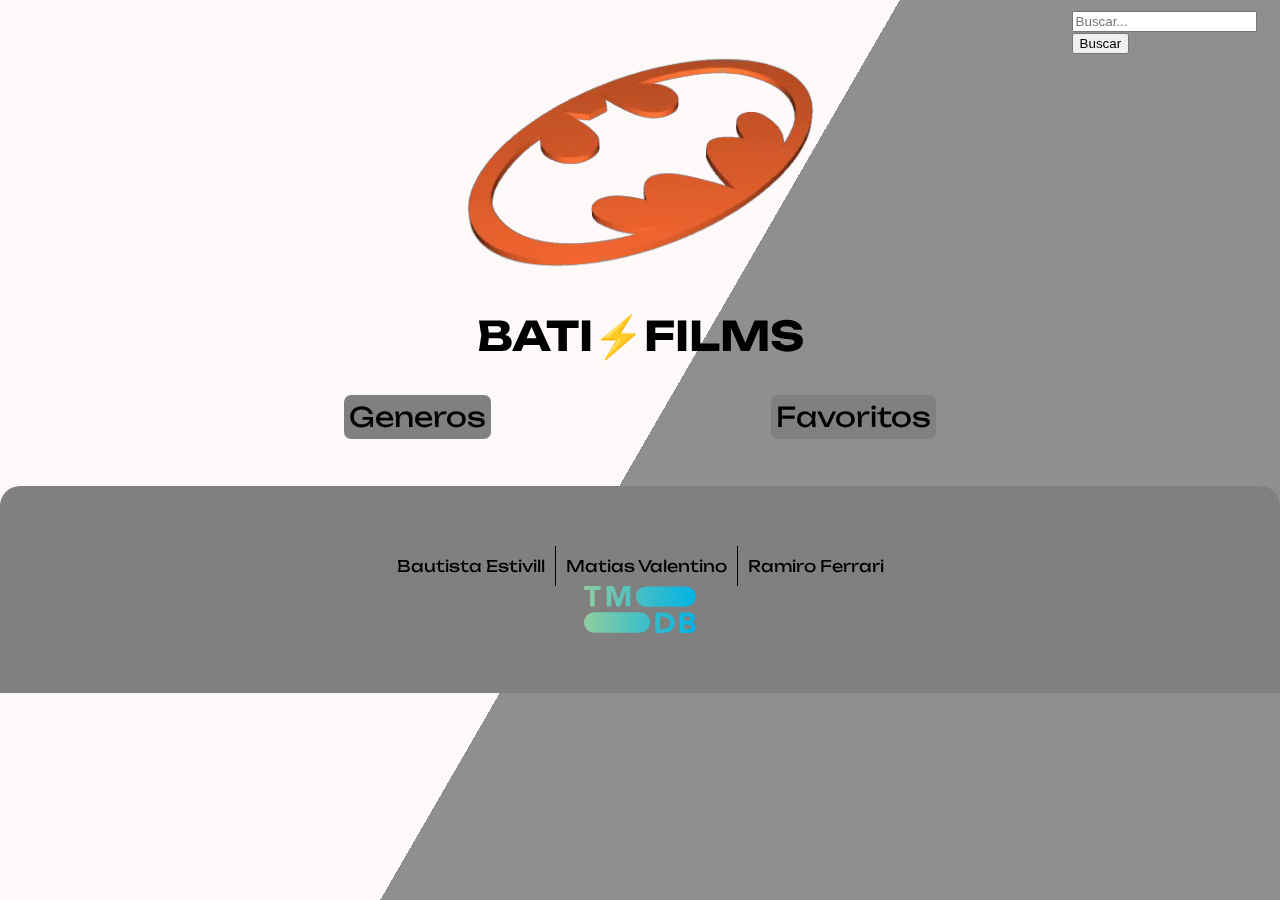
<file: search-results.html>
<!DOCTYPE html>
<html lang="en">
<head>
    <meta charset="UTF-8">
    <meta name="viewport" content="width=device-width, initial-scale=1.0">
    <title>Document</title>


    <link href="CSS/styles.css" rel="stylesheet"> <!--ESTO LINKEA EL CSS CON EL HTML-->


    <link rel="preconnect" href="https://fonts.googleapis.com">
    <link rel="preconnect" href="https://fonts.gstatic.com" crossorigin>
    <link href="https://fonts.googleapis.com/css2?family=Unbounded:wght@900&display=swap" rel="stylesheet"> <!--ESTO SON LAS LETRAS-->


    <div class="bg"></div>
    <div class="bg bg2"></div>
    <div class="bg bg3"></div>
    <div class="content"> <!--ESTO HACE LO DEL FONDO-->
    </div>


</head>
<body class="paginaPrincipal">


    <div class="searchbar">
        <form class="formulario" action="search-results.html" method="get">
            <input type="text" name="buscar" id="" value="" placeholder="Buscar...">
            <button type="submit">Buscar</button>
        </form>
    </div>


        <header class="nombrePagina">
            <main class="banner">
                    <a link href="Index.html"><img class="logo" src="./Images/logo bati.png"></a>
                <h2>BATI<spam>⚡</spam>FILMS</h2>
                <section class="menu">
                    <a class="opcionesMenu" href="genres.html">Generos</a>
                    <a class="opcionesMenu" href="favorites.html">Favoritos</a>
                </section>
            </main>
        </header>
        <h2 class="pelibuscada2"></h2>
        <div class="pelibuscada">


        </div>
       
        <footer class="footer">
            <nav>
                <section class="footer">
                    <div class="itemFooter"><a class="textoFooter">Bautista Estivill</a></div>
                    <div class="itemFooter"><a class="textoFooter">Matias Valentino</a></div>
                    <div class="itemFooter1"><a class="textoFooter">Ramiro Ferrari</a></div>
                    <img src="./Images/tmdb.svg">
                </section>
            </nav>                
        </footer>
        <script src="./JS/results.js"></script>
</body>
</file>
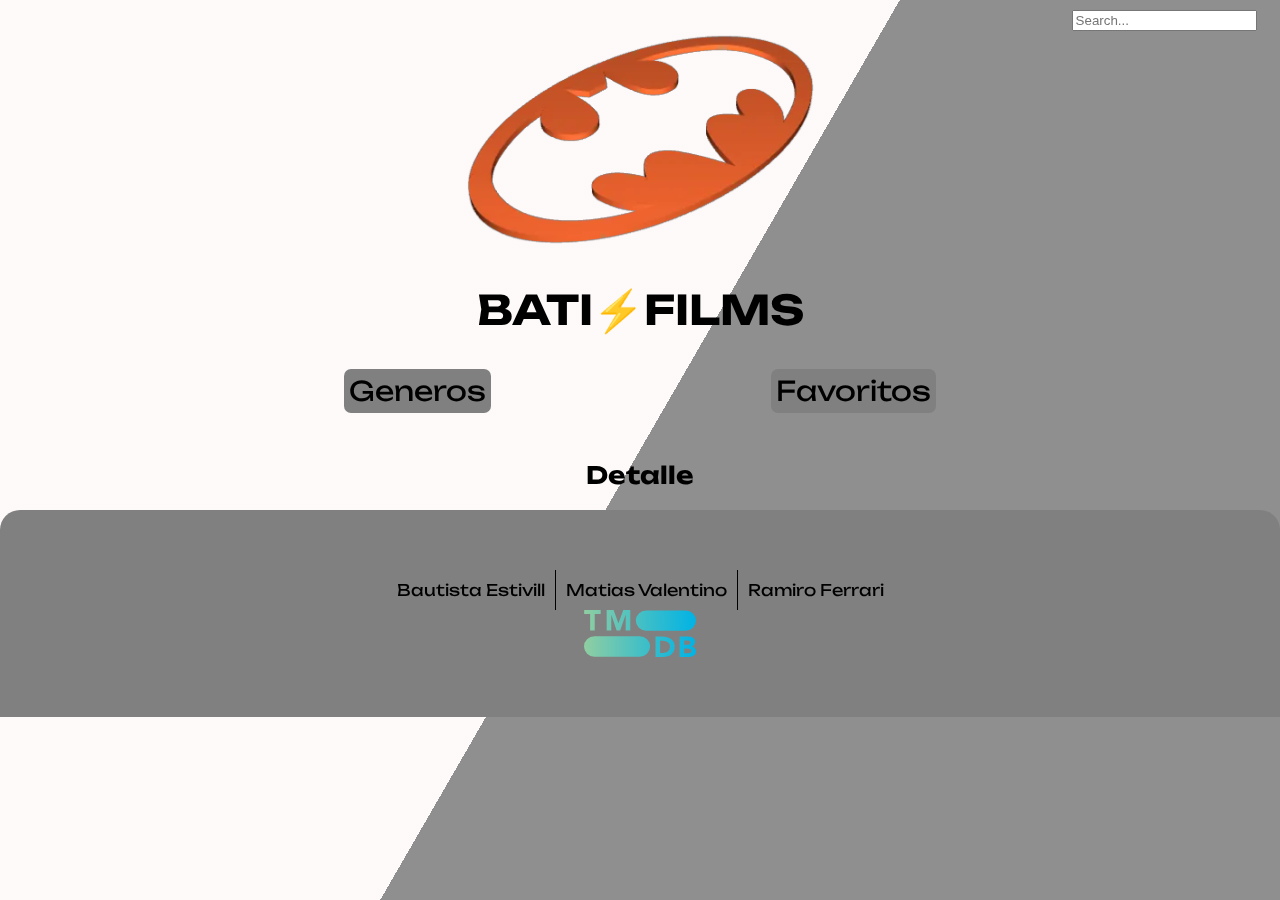
<file: series.html>
<!DOCTYPE html>
<html lang="en">
<head>
    <meta charset="UTF-8">
    <meta name="viewport" content="width=device-width, initial-scale=1.0">
    <title>Document</title>


    <link href="CSS/styles.css" rel="stylesheet"> <!--ESTO LINKEA EL CSS CON EL HTML-->


    <link rel="preconnect" href="https://fonts.googleapis.com">
    <link rel="preconnect" href="https://fonts.gstatic.com" crossorigin>
    <link href="https://fonts.googleapis.com/css2?family=Unbounded:wght@900&display=swap" rel="stylesheet"> <!--ESTO SON LAS LETRAS-->


    <div class="bg"></div>
    <div class="bg bg2"></div>
    <div class="bg bg3"></div>
    <div class="content"> <!--ESTO HACE LO DEL FONDO-->
    </div>


</head>
    <body class="paginaPrincipal">
        <div class="searchbar">
            <input type="text" placeholder="Search...">
        </div>
   
    <main class="banner">
   
        <a link href="index.html"><img src="./Images/logo bati.png" ></a>
   
            <header class="nombrePagina">
            <h2>BATI<spam>⚡</spam>FILMS</h2>
            <section class="menu">
                <a class="opcionesMenu" href="genres.html">Generos</a>
                <a class="opcionesMenu" href="favorites.html">Favoritos</a>
            </section>
            </header>  
   
            <main>
                <h2>Detalle</h2>
                <!--iframe class="iframe" width="560" height="315" src="https://www.youtube.com/embed/9GgxinPwAGc?si=EVoSo1tcYI5SE0Ha" title="YouTube video player" frameborder="0" allow="accelerometer; autoplay; clipboard-write; encrypted-media; gyroscope; picture-in-picture; web-share" allowfullscreen></iframe>
                <ul class="oppenheimerPagina">
                    <li><p class="fechasEstreno">Fecha de estreno: 03/03/2013</p>
                    <p>Calificación: 8,5/10 IMDb</p>
                    <p class="descripciones">Sinópsis: Vikings está inspirada en las sagas del vikingo Ragnar Lodbrok, uno de los héroes nórdicos legendarios más conocidos y notorio como el flagelo de Inglaterra y Francia. El programa retrata a Ragnar como un granjero que ha conseguido construir barcos revolucionarios con instrumentos de navegación también revolucionarios.</p>
                    <a link href="genres.html" class="linksGeneros"><p> Generos</a> : Drama/Guerra/Acción </p>
                    <button class="boton" type="button">Agregar a favoritos!</button></li>
                </ul>-->
                <section class="seriesDetalle">


                </section>
                <a class="recomen">

                </a>
            </main>
           
            <footer class="footer">
                <nav>
                    <section class="footer">
                        <div class="itemFooter"><a class="textoFooter">Bautista Estivill</a></div>
                        <div class="itemFooter"><a class="textoFooter">Matias Valentino</a></div>
                        <div class="itemFooter1"><a class="textoFooter">Ramiro Ferrari</a></div>
                        <img src="./Images/tmdb.svg">
                    </section>
                </nav>                
            </footer>
        <script src="./JS/detSeries.js"></script>
    </body>




</html>
</file>
<file: CSS/styles.css>
.banner {
    text-align: center;
}


.logo{
    text-align: center;
}


.nombrePagina {
    font-size: 170%;
    padding-bottom: 17px;
    color:black;
    align-items: center;
}


.menu{
    display: flex;
    flex-direction: row;
    padding-left: 5%;
    padding-right: 5%;
    color: black;
    display: flex;
    flex-direction: row;
    flex-wrap: wrap;
    align-items: center;
    justify-content: space-evenly;
}


.opcionesMenu{
    background-color: gray;
    padding: 5px;
    border-radius: 7px;
    text-decoration: none;
    color: black;
    margin-bottom:10px;
}
   








.searchbar {
    display: flex;
    justify-content: flex-end;
    width: 15px;
    padding-left: 97%;
    padding-top: 10px;
}


html {
    height:100%;
}
 
body {
    margin:0;
}
 
.bg {
    animation:slide 3s ease-in-out infinite alternate;
    background-image: linear-gradient(-60deg, gray 50%, snow 50%);
    bottom:0;
    left:-50%;
    opacity:.5;
    position:fixed;
    right:-50%;
    top:0;
    z-index:-1;
}
 
.bg2 {
    animation-direction:alternate-reverse;
    animation-duration:4s;
}
 
.bg3 {
    animation-duration:5s;
}
 
h1 {
    font-family:monospace;
}
 
@keyframes slide {
    0% {
        transform:translateX(-25%);
    }
 
    100% {
        transform:translateX(25%);
    }
}




.paginaPrincipal {




        font-family: 'Unbounded', sans-serif;
}




h2 {text-align: center; color: BLACK;}


main li{
    list-style: none;
}


.pelisYseries ul{
    display: flex;
    flex-wrap: wrap;
    flex-direction: row;
    justify-content: space-between;
    margin-right: 20PX;
    align-items: center;
}


.pelisYseries ul img {
    max-width: 100%;
    width: 220px;
    height: 310px;
    text-align: auto;
    border: 6px  solid gray;
    border-radius: 15px;
    border-style:inset;
    border-color: 00FFFFFF;
}


.linkPaginas {
    align-items: center;
    list-style: none;
    text-decoration: none;
    background-color: 00FFFFFF;
    padding: 5px;
    border-radius: 30px;
    color: black;
    border: 1px black solid;
    margin-left: 15px;
}


.fotoPaginaPelis {
    display: flex;
    flex-wrap: wrap;
    flex-direction: row;
    justify-content: space-between;
    margin-right: 20PX;
    align-items: center;
    max-width: 20%;
    padding-left: 3%;
}
.peliculasTrailer{
    display: flex;
    align-items: center;
}


.linkFotoPelis {
    list-style: none;
    text-decoration: none;
}


iframe {
    align-items: center;
}


.subPaginas {
    display: flex;
    flex-direction: row;
    flex-wrap: wrap;
}






.footer {
    padding: 30px;
    background-color: grey;
    border-radius: 20px 20px 0px 0px;
    display: flex;
    flex-direction: row;
    justify-content:space-around;
    text-decoration: none;
    list-style: none;
    flex-wrap: wrap;
   
}




.itemFooter {
    padding: 10px;
    color: black;
    border-right: 1px black solid;
    text-decoration: none;
    list-style: none;
    text-align: center;
}


.itemFooter1{
    padding: 10px;
    color: black;
    text-decoration: none;
    list-style: none;
    text-align: center;
}


.textoFooter {
    color: black;
    text-decoration: none;
    list-style: none;
    text-align: center;
}


.generosPadre{
   display: flex;
   flex-wrap: wrap;
   flex-direction: row;
   align-items: center;
   justify-content: space-evenly;
}


.generosHijo{
    font-size: xx-large;
    background-color: gray;
    padding: 5px;
    border-radius: 7px;
    text-decoration: none;
    color: black;
    margin-bottom: 30px;
}


.titulos-generos{
    font-size: xx-large;
    font-family: 'Franklin Gothic Medium', 'Arial Narrow', Arial, sans-serif;
}


.boton{
    background-color: black;
    padding: 15px;
    font-size: large;
    color: white;
}


.linksGeneros {
    color: black;
    border-radius: 30px black solid;
}


.portadaPelis {
    padding-bottom: 10px;
   
}


.infoTitulos {
    align-items: center;
    max-width: 100%;
}
.posterPelis {
    max-width: 100%;
    width: 220px;
    height: 310px;
    text-align: auto;
    border: 6px  solid gray;
    border-radius: 15px;
    border-style:inset;
    border-color: 00FFFFFF;
}


.favoritosPelis {
    list-style: none;
    text-decoration: none;
    text-align: center;
    align-items: start;
}


.matirulo {
    display: flex;
    flex-direction: row;
    flex-wrap: wrap;
    justify-content:space-between;
    margin-right: 1.5%;
    align-items: center;
    margin-left: 1.5%;
    padding-bottom: 10px;
    padding: 20px;
}






.favoritosOrganizado {
    display: flex;
    flex-direction: row;
    flex-wrap: wrap;
    padding-left: 20px;
    justify-content: space-between;
}

.footer img{
    max-width: 22%;
    max-height: 12%;
    min-width: 22%;
    min-height: 12%;
}




.peliculasDetalle{
    text-align: center;
    justify-content: space-between;
}


@media (max-with: 320px) {
.frame{height: 20vh;
width: 40vw;}
}
</file>
